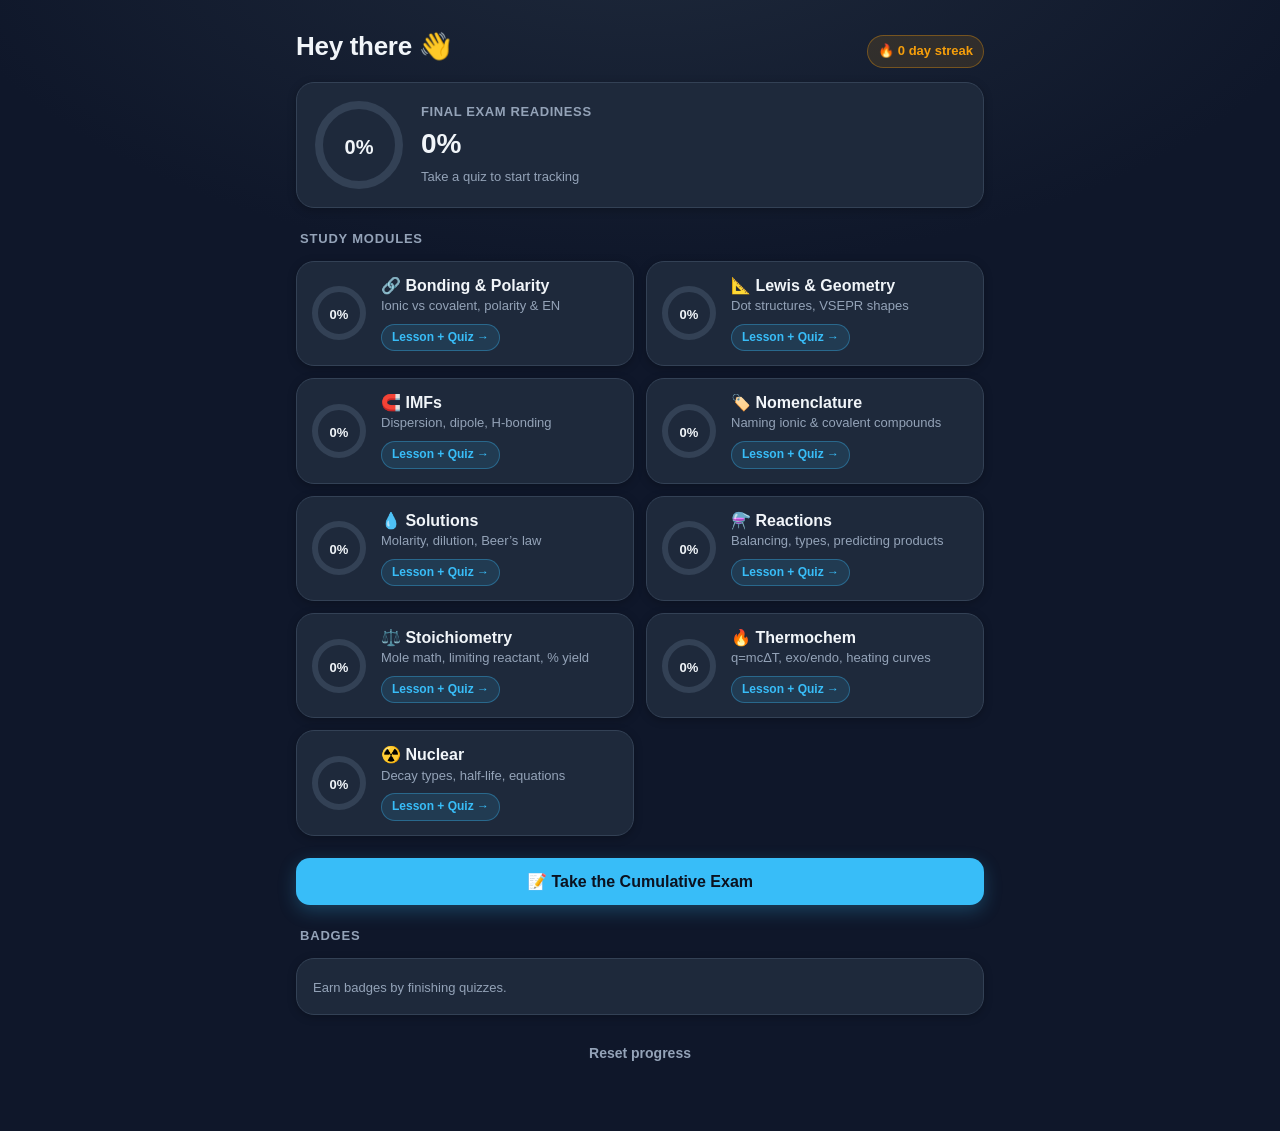
<file: index.html>
<!DOCTYPE html>
<html lang="en">
<head>
  <meta charset="UTF-8" />
  <meta name="viewport" content="width=device-width, initial-scale=1, viewport-fit=cover" />
  <meta name="theme-color" content="#0f172a" />
  <title>Chemistry Final · Study Hub</title>
  <meta name="description" content="Mobile-first study site for the Spring chem final — 9 modules with randomized quizzes, a cumulative exam, and progress tracking." />

  <!-- Open Graph / iMessage / Slack / Facebook -->
  <meta property="og:type"        content="website" />
  <meta property="og:title"       content="Chemistry Final · Study Hub" />
  <meta property="og:description" content="9 modules · cumulative exam · scoring & streaks. Built for Spring 2026." />
  <meta property="og:image"       content="og-image.png" />
  <meta property="og:image:width" content="1200" />
  <meta property="og:image:height" content="630" />

  <!-- Twitter -->
  <meta name="twitter:card"        content="summary_large_image" />
  <meta name="twitter:title"       content="Chemistry Final · Study Hub" />
  <meta name="twitter:description" content="9 modules · cumulative exam · scoring & streaks. Built for Spring 2026." />
  <meta name="twitter:image"       content="og-image.png" />

  <link rel="stylesheet" href="css/style.css" />
</head>
<body data-page="dashboard">
  <div class="wrap">
    <header class="hero">
      <div class="hello">
        <h1 id="greeting">Hey there 👋</h1>
        <span class="streak" id="streak-pill">🔥 0 day streak</span>
      </div>

      <div class="readiness" id="readiness-card">
        <div class="ring-wrap">
          <svg class="ring" id="readiness-ring" width="92" height="92" viewBox="0 0 92 92" aria-hidden="true">
            <circle class="track" cx="46" cy="46" r="40" fill="none" stroke-width="8"/>
            <circle class="arc"   cx="46" cy="46" r="40" fill="none" stroke-width="8"
                    transform="rotate(-90 46 46)"
                    stroke-dasharray="251.327" stroke-dashoffset="251.327"/>
            <text x="46" y="48" id="readiness-pct" font-size="20">0%</text>
          </svg>
        </div>
        <div>
          <div class="label">Final Exam Readiness</div>
          <div class="value" id="readiness-value">0%</div>
          <div class="hint" id="readiness-hint">Average of your best scores</div>
        </div>
      </div>
    </header>

    <div class="section-title">Study Modules</div>
    <div class="module-grid" id="module-grid"></div>

    <div class="cta-wrap">
      <a class="btn" href="exam.html">📝 Take the Cumulative Exam</a>
    </div>

    <div class="section-title" style="margin-top:22px">Badges</div>
    <div id="badges" class="readiness" style="gap:10px; flex-wrap:wrap; font-size:24px;">
      <span class="hint" id="no-badges" style="font-size:13px; color:var(--text-dim)">Earn badges by finishing quizzes.</span>
    </div>

    <div class="spacer"></div>
    <div class="center">
      <button class="btn ghost" id="reset-btn">Reset progress</button>
    </div>
  </div>

  <script src="js/app.js"></script>
  <script>
    AppKit.initDashboard();
  </script>
</body>
</html>
</file>
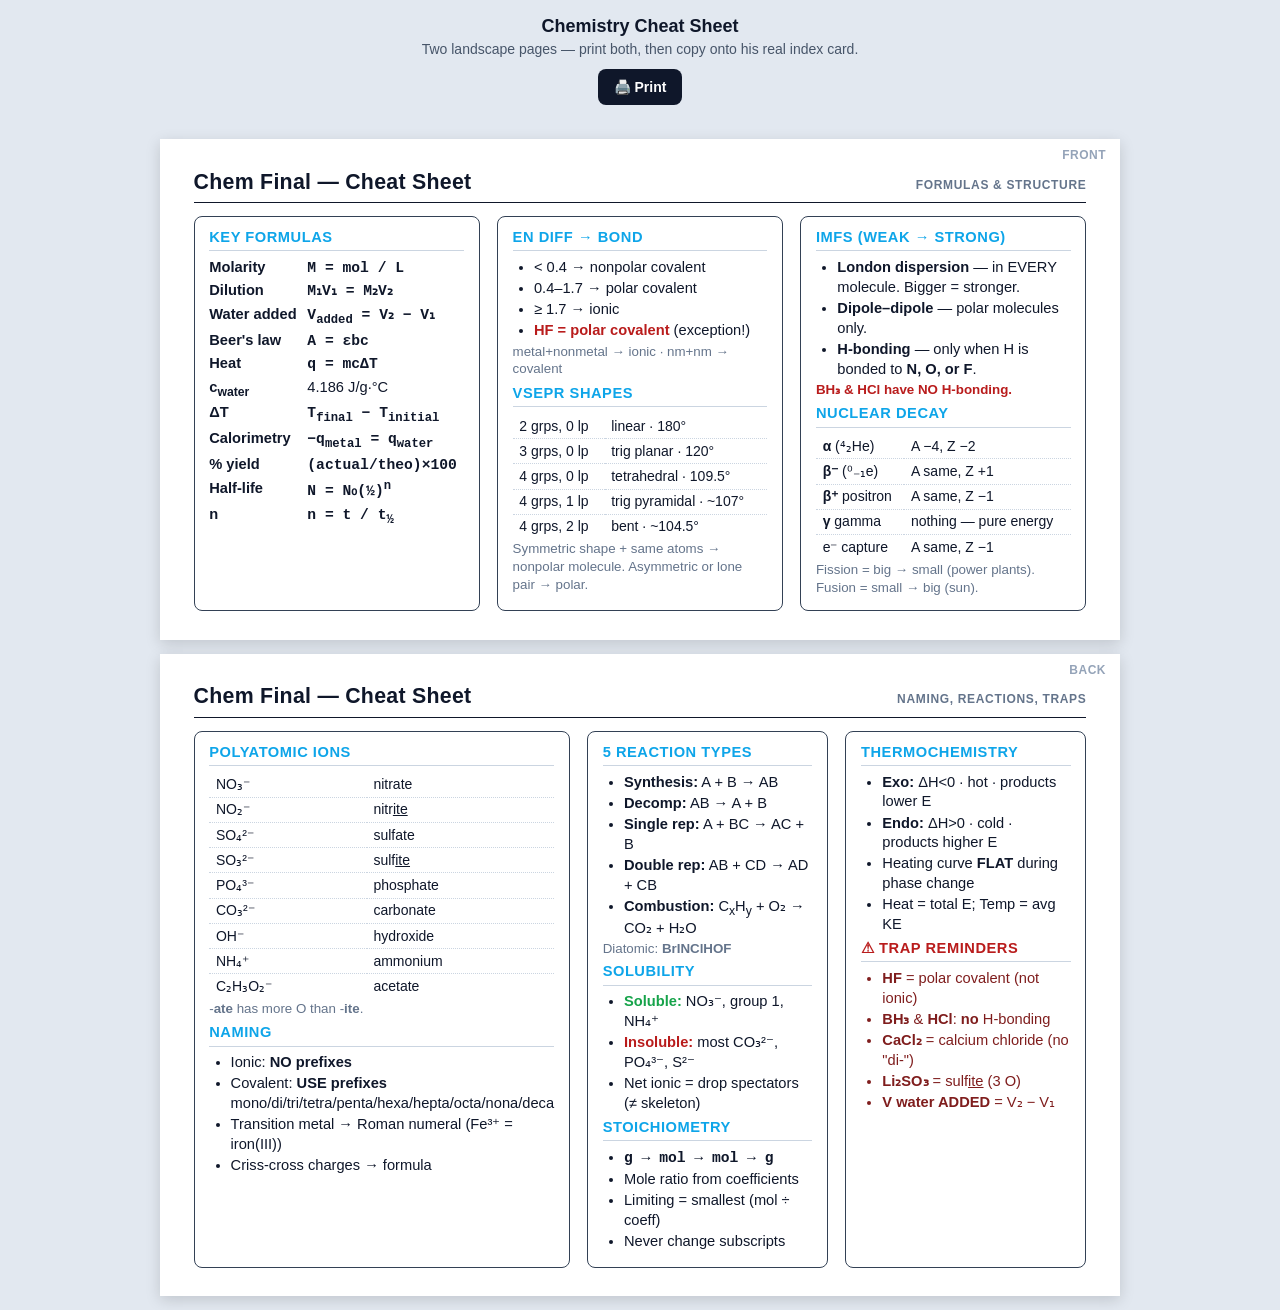
<file: cheat-sheet.html>
<!DOCTYPE html>
<html lang="en">
<head>
<meta charset="UTF-8" />
<meta name="viewport" content="width=device-width, initial-scale=1" />
<title>Chem Cheat Sheet</title>
<style>
/* =========================================================
 * Landscape letter, one "card" per page. Designed as a
 * read-and-copy reference — not literal index card size.
 * ========================================================= */
@page { size: letter landscape; margin: 0.4in; }

@media print {
  body { margin: 0; padding: 0; background: #fff; }
  .screen-only { display: none !important; }
  .card { page-break-after: always; box-shadow: none; margin: 0; }
  .card:last-of-type { page-break-after: auto; }
}

html, body {
  margin: 0; padding: 0;
  background: #e2e8f0;
  font-family: -apple-system, BlinkMacSystemFont, "SF Pro Text", "Segoe UI", "Helvetica Neue", Arial, sans-serif;
  color: #0f172a;
}

.screen-only { padding: 16px; text-align: center; }
.screen-only h1 { margin: 0 0 4px; font-size: 18px; }
.screen-only p { margin: 4px 0; color: #475569; font-size: 14px; }
.screen-only .print-btn {
  display: inline-block; margin-top: 8px;
  background: #0f172a; color: #fff; text-decoration: none;
  border: none; padding: 10px 16px; border-radius: 8px;
  font-size: 14px; font-weight: 600; cursor: pointer;
}

.card {
  width: 10in;
  box-sizing: border-box;
  padding: 0.3in 0.35in;
  background: #fff;
  color: #0f172a;
  font-size: 11pt;
  line-height: 1.35;
  margin: 14px auto;
  box-shadow: 0 4px 14px rgba(0,0,0,0.15);
  position: relative;
}

.card .title {
  position: absolute; top: 8px; right: 14px;
  font-size: 9pt; color: #94a3b8; letter-spacing: 0.5px;
  text-transform: uppercase; font-weight: 700;
}

.grid { display: grid; gap: 0.18in; }
.grid-3 { grid-template-columns: 1fr 1fr 1fr; }

.box {
  border: 1pt solid #334155;
  border-radius: 6pt;
  padding: 8pt 11pt 10pt;
}
.box h3 {
  margin: 0 0 5pt;
  font-size: 11pt;
  text-transform: uppercase;
  letter-spacing: 0.4pt;
  color: #0ea5e9;
  font-weight: 800;
  border-bottom: 0.7pt solid #cbd5e1;
  padding-bottom: 2pt;
}
.box.warn { border-color: #b91c1c; background: #fef2f2; }
.box.warn h3 { color: #b91c1c; }

.kv { display: grid; grid-template-columns: auto 1fr; column-gap: 8pt; row-gap: 2pt; }
.kv b { white-space: nowrap; }

.formula { font-family: "SF Mono","Menlo",Consolas,monospace; font-weight: 700; }

.tight { margin: 0; }
ul.tight { padding-left: 16pt; margin: 0; }
ul.tight li { margin: 1pt 0; }

.sub { color: #475569; }
.muted { color: #64748b; font-size: 10pt; }
.no { color: #b91c1c; font-weight: 700; }
.yes { color: #16a34a; font-weight: 700; }

table.geo, table.poly, table.decay {
  border-collapse: collapse;
  width: 100%;
  font-size: 10.5pt;
}
table.geo td, table.poly td, table.decay td {
  padding: 2pt 5pt;
  border-bottom: 0.4pt dotted #cbd5e1;
  vertical-align: top;
}
table.geo tr:last-child td, table.poly tr:last-child td, table.decay tr:last-child td { border-bottom: none; }

.hdr {
  display: flex; align-items: baseline; justify-content: space-between;
  border-bottom: 1.2pt solid #0f172a;
  padding-bottom: 4pt; margin-bottom: 10pt;
}
.hdr .name { font-size: 16pt; font-weight: 800; letter-spacing: 0.2pt; }
.hdr .side { font-size: 9pt; color: #64748b; text-transform: uppercase; letter-spacing: 0.5pt; font-weight: 700; }
</style>
</head>
<body>

<div class="screen-only">
  <h1>Chemistry Cheat Sheet</h1>
  <p>Two landscape pages — print both, then copy onto his real index card.</p>
  <p><button class="print-btn" onclick="window.print()">🖨️ Print</button></p>
</div>

<!-- =================== FRONT =================== -->
<div class="card">
  <span class="title">FRONT</span>

  <div class="hdr">
    <span class="name">Chem Final — Cheat Sheet</span>
    <span class="side">Formulas &amp; Structure</span>
  </div>

  <div class="grid grid-3">

    <!-- Column 1: Formulas -->
    <div class="box">
      <h3>Key Formulas</h3>
      <div class="kv">
        <b>Molarity</b><span><span class="formula">M = mol / L</span></span>
        <b>Dilution</b><span><span class="formula">M₁V₁ = M₂V₂</span></span>
        <b>Water added</b><span><span class="formula">V<sub>added</sub> = V₂ − V₁</span></span>
        <b>Beer's law</b><span><span class="formula">A = εbc</span></span>
        <b>Heat</b><span><span class="formula">q = mcΔT</span></span>
        <b>c<sub>water</sub></b><span>4.186 J/g·°C</span>
        <b>ΔT</b><span><span class="formula">T<sub>final</sub> − T<sub>initial</sub></span></span>
        <b>Calorimetry</b><span><span class="formula">−q<sub>metal</sub> = q<sub>water</sub></span></span>
        <b>% yield</b><span><span class="formula">(actual/theo)×100</span></span>
        <b>Half-life</b><span><span class="formula">N = N₀(½)<sup>n</sup></span></span>
        <b>n</b><span><span class="formula">n = t / t<sub>½</sub></span></span>
      </div>
    </div>

    <!-- Column 2: Bonding + VSEPR -->
    <div class="box">
      <h3>EN diff → bond</h3>
      <ul class="tight">
        <li>&lt; 0.4 → nonpolar covalent</li>
        <li>0.4–1.7 → polar covalent</li>
        <li>≥ 1.7 → ionic</li>
        <li><span class="no">HF = polar covalent</span> (exception!)</li>
      </ul>
      <div class="muted" style="margin-top:1pt">metal+nonmetal → ionic · nm+nm → covalent</div>

      <h3 style="margin-top:4pt">VSEPR shapes</h3>
      <table class="geo">
        <tr><td>2 grps, 0 lp</td><td>linear · 180°</td></tr>
        <tr><td>3 grps, 0 lp</td><td>trig planar · 120°</td></tr>
        <tr><td>4 grps, 0 lp</td><td>tetrahedral · 109.5°</td></tr>
        <tr><td>4 grps, 1 lp</td><td>trig pyramidal · ~107°</td></tr>
        <tr><td>4 grps, 2 lp</td><td>bent · ~104.5°</td></tr>
      </table>
      <div class="muted" style="margin-top:1pt">Symmetric shape + same atoms → nonpolar molecule. Asymmetric or lone pair → polar.</div>
    </div>

    <!-- Column 3: IMFs + Decay -->
    <div class="box">
      <h3>IMFs (weak → strong)</h3>
      <ul class="tight">
        <li><b>London dispersion</b> — in EVERY molecule. Bigger = stronger.</li>
        <li><b>Dipole–dipole</b> — polar molecules only.</li>
        <li><b>H-bonding</b> — only when H is bonded to <b>N, O, or F</b>.</li>
      </ul>
      <div class="muted" style="margin-top:1pt"><span class="no">BH₃ &amp; HCl have NO H-bonding.</span></div>

      <h3 style="margin-top:4pt">Nuclear decay</h3>
      <table class="decay">
        <tr><td><b>α</b> (⁴₂He)</td><td>A −4, Z −2</td></tr>
        <tr><td><b>β⁻</b> (⁰₋₁e)</td><td>A same, Z +1</td></tr>
        <tr><td><b>β⁺</b> positron</td><td>A same, Z −1</td></tr>
        <tr><td><b>γ</b> gamma</td><td>nothing — pure energy</td></tr>
        <tr><td>e⁻ capture</td><td>A same, Z −1</td></tr>
      </table>
      <div class="muted" style="margin-top:1pt">Fission = big → small (power plants). Fusion = small → big (sun).</div>
    </div>

  </div>
</div>


<!-- =================== BACK =================== -->
<div class="card">
  <span class="title">BACK</span>

  <div class="hdr">
    <span class="name">Chem Final — Cheat Sheet</span>
    <span class="side">Naming, Reactions, Traps</span>
  </div>

  <div class="grid grid-3">

    <!-- Column 1: Polyatomic ions + naming -->
    <div class="box">
      <h3>Polyatomic ions</h3>
      <table class="poly">
        <tr><td>NO₃⁻</td><td>nitrate</td></tr>
        <tr><td>NO₂⁻</td><td>nitr<u>ite</u></td></tr>
        <tr><td>SO₄²⁻</td><td>sulfate</td></tr>
        <tr><td>SO₃²⁻</td><td>sulf<u>ite</u></td></tr>
        <tr><td>PO₄³⁻</td><td>phosphate</td></tr>
        <tr><td>CO₃²⁻</td><td>carbonate</td></tr>
        <tr><td>OH⁻</td><td>hydroxide</td></tr>
        <tr><td>NH₄⁺</td><td>ammonium</td></tr>
        <tr><td>C₂H₃O₂⁻</td><td>acetate</td></tr>
      </table>
      <div class="muted" style="margin-top:1pt">-<b>ate</b> has more O than -<b>ite</b>.</div>

      <h3 style="margin-top:4pt">Naming</h3>
      <ul class="tight">
        <li>Ionic: <b>NO prefixes</b></li>
        <li>Covalent: <b>USE prefixes</b><br/>mono/di/tri/tetra/penta/hexa/hepta/octa/nona/deca</li>
        <li>Transition metal → Roman numeral (Fe³⁺ = iron(III))</li>
        <li>Criss-cross charges → formula</li>
      </ul>
    </div>

    <!-- Column 2: Reactions + solubility + stoich -->
    <div class="box">
      <h3>5 Reaction types</h3>
      <ul class="tight">
        <li><b>Synthesis:</b> A + B → AB</li>
        <li><b>Decomp:</b> AB → A + B</li>
        <li><b>Single rep:</b> A + BC → AC + B</li>
        <li><b>Double rep:</b> AB + CD → AD + CB</li>
        <li><b>Combustion:</b> C<sub>x</sub>H<sub>y</sub> + O₂ → CO₂ + H₂O</li>
      </ul>
      <div class="muted" style="margin-top:1pt">Diatomic: <b>BrINClHOF</b></div>

      <h3 style="margin-top:3pt">Solubility</h3>
      <ul class="tight">
        <li><span class="yes">Soluble:</span> NO₃⁻, group 1, NH₄⁺</li>
        <li><span class="no">Insoluble:</span> most CO₃²⁻, PO₄³⁻, S²⁻</li>
        <li>Net ionic = drop spectators (≠ skeleton)</li>
      </ul>

      <h3 style="margin-top:3pt">Stoichiometry</h3>
      <ul class="tight">
        <li><span class="formula">g → mol → mol → g</span></li>
        <li>Mole ratio from coefficients</li>
        <li>Limiting = smallest (mol ÷ coeff)</li>
        <li>Never change subscripts</li>
      </ul>
    </div>

    <!-- Column 3: Thermo + Trap reminders (flat, no nested box) -->
    <div class="box">
      <h3>Thermochemistry</h3>
      <ul class="tight">
        <li><b>Exo:</b> ΔH&lt;0 · hot · products lower E</li>
        <li><b>Endo:</b> ΔH&gt;0 · cold · products higher E</li>
        <li>Heating curve <b>FLAT</b> during phase change</li>
        <li>Heat = total E; Temp = avg KE</li>
      </ul>

      <h3 style="margin-top:3pt; color:#b91c1c">⚠ Trap reminders</h3>
      <ul class="tight" style="color:#7f1d1d">
        <li><b>HF</b> = polar covalent (not ionic)</li>
        <li><b>BH₃</b> &amp; <b>HCl</b>: <b>no</b> H-bonding</li>
        <li><b>CaCl₂</b> = calcium chloride (no "di-")</li>
        <li><b>Li₂SO₃</b> = sulf<u>ite</u> (3 O)</li>
        <li><b>V water ADDED</b> = V₂ − V₁</li>
      </ul>
    </div>

  </div>
</div>

</body>
</html>
</file>
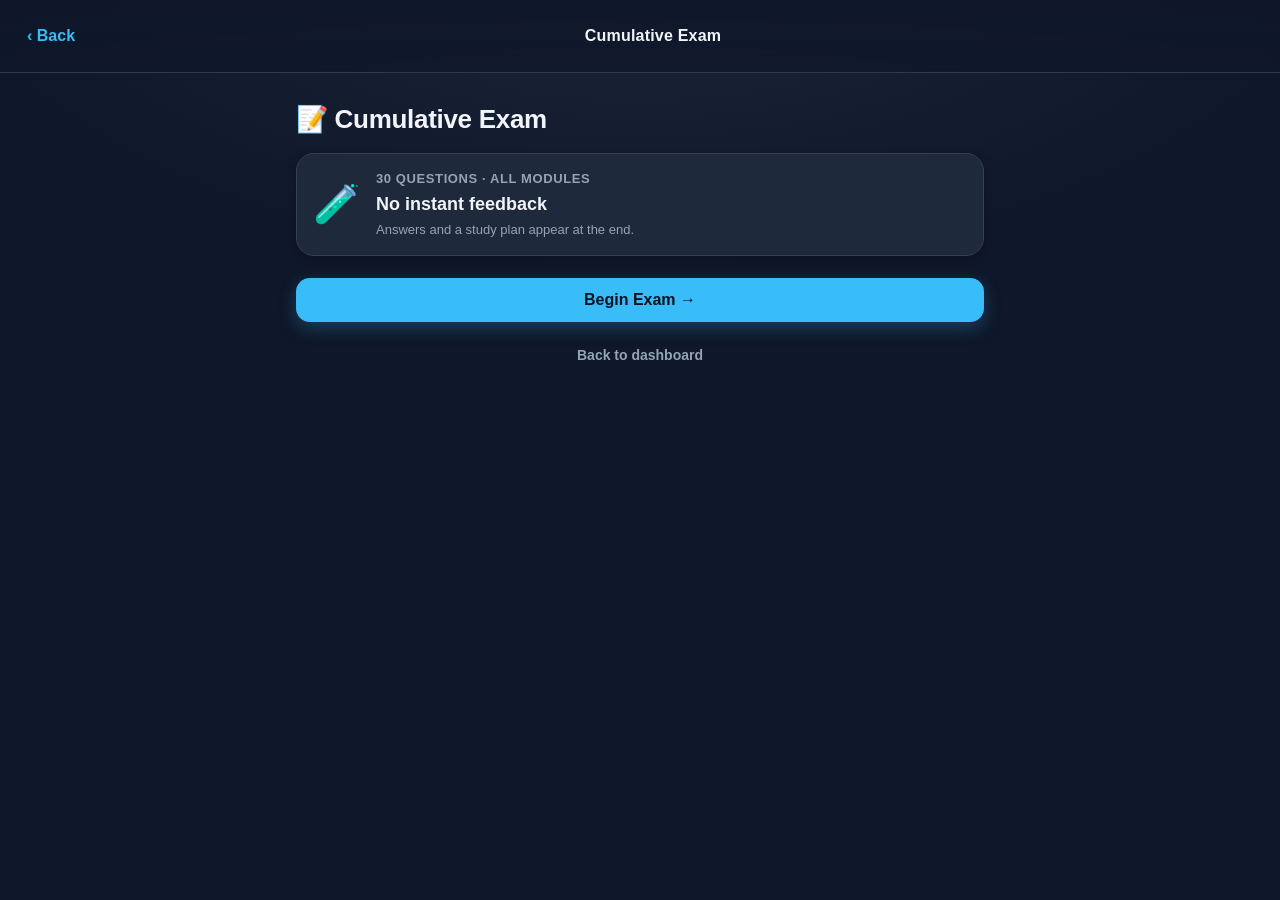
<file: exam.html>
<!DOCTYPE html>
<html lang="en">
<head>
  <meta charset="UTF-8" />
  <meta name="viewport" content="width=device-width, initial-scale=1, viewport-fit=cover" />
  <meta name="theme-color" content="#0f172a" />
  <title>Cumulative Exam · Chem Final</title>
  <link rel="stylesheet" href="css/style.css" />
</head>
<body data-page="exam">
  <div class="topbar">
    <a class="back" href="index.html">‹ Back</a>
    <span class="title">Cumulative Exam</span>
    <span style="min-width:44px"></span>
  </div>

  <div class="wrap" id="exam-root"></div>

  <script src="js/app.js"></script>
  <script src="js/lessons.js"></script>
  <script src="js/questions.js"></script>
  <script src="js/quiz-engine.js"></script>
  <script>
  (function () {
    const root = document.getElementById('exam-root');
    const MODULES = window.AppKit.MODULES;
    const TOTAL_PER_MODULE = 3; // 9 * 3 + extras → trimmed to 30
    const TARGET_TOTAL = 30;

    function buildExamQuestions() {
      // Pick 3 from each module, then trim to TARGET_TOTAL (drop extras randomly)
      const tagged = [];
      MODULES.forEach(m => {
        const qs = QuizEngine.pickQuestions(m.id, TOTAL_PER_MODULE);
        qs.forEach(q => tagged.push({ ...q, _moduleId: m.id }));
      });
      // shuffle then take 30
      for (let i = tagged.length - 1; i > 0; i--) {
        const j = Math.floor(Math.random() * (i + 1));
        [tagged[i], tagged[j]] = [tagged[j], tagged[i]];
      }
      return tagged.slice(0, TARGET_TOTAL);
    }

    function startScreen() {
      root.innerHTML = `
        <div class="hero">
          <div class="hello">
            <h1>📝 Cumulative Exam</h1>
          </div>
          <div class="readiness">
            <div style="font-size:38px">🧪</div>
            <div>
              <div class="label">${TARGET_TOTAL} questions · all modules</div>
              <div class="value" style="font-size:18px">No instant feedback</div>
              <div class="hint">Answers and a study plan appear at the end.</div>
            </div>
          </div>
        </div>
        <div class="cta-wrap">
          <button class="btn" id="begin">Begin Exam →</button>
          <a class="btn ghost" href="index.html">Back to dashboard</a>
        </div>
      `;
      document.getElementById('begin').addEventListener('click', () => runExam());
    }

    function runExam() {
      const questions = buildExamQuestions();
      const answers = new Array(questions.length).fill(null);
      let i = 0;
      const started = Date.now();

      function render() {
        const q = questions[i];
        const pct = Math.round((i / questions.length) * 100);
        root.innerHTML = `
          <div class="quiz-header">
            <span>Question ${i+1} / ${questions.length}</span>
            <span>${getAnsweredCount(answers)} answered</span>
          </div>
          <div class="quiz-progress"><span style="width:${pct}%"></span></div>
          <div class="question-card">
            <p class="question-prompt">${q.prompt}</p>
            <div id="ans"></div>
          </div>
          <div class="action-bar">
            <button class="btn secondary" id="prev" ${i === 0 ? 'disabled' : ''}>‹ Prev</button>
            <button class="btn" id="next">${i === questions.length - 1 ? 'Submit Exam' : 'Next ›'}</button>
          </div>
        `;
        const ansEl = document.getElementById('ans');
        renderAnswerInput(q, answers[i], ansEl, (val) => { answers[i] = val; });

        document.getElementById('prev').addEventListener('click', () => { if (i > 0) { i--; render(); } });
        document.getElementById('next').addEventListener('click', () => {
          if (i < questions.length - 1) { i++; render(); }
          else finish();
        });
      }

      function finish() {
        // Score
        let correct = 0;
        const perModule = {}; // id -> {correct, total}
        MODULES.forEach(m => perModule[m.id] = { correct: 0, total: 0 });
        questions.forEach((q, idx) => {
          const mid = q._moduleId;
          perModule[mid].total += 1;
          const v = answers[idx];
          let ok = false;
          if (v === null || v === undefined || v === '') ok = false;
          else if (q.type === 'mc') ok = (v === q.correctIndex);
          else if (q.type === 'numeric') {
            const num = parseFloat(v); ok = !isNaN(num) && Math.abs(num - q.answer) <= (q.tolerance || 0);
          } else if (q.type === 'text') {
            const norm = String(v).toLowerCase().trim().replace(/\s+/g, ' ');
            ok = (q.accept || []).some(a => norm === a.toLowerCase().trim());
          }
          if (ok) { correct++; perModule[mid].correct += 1; }
        });
        const pct = Math.round((correct / questions.length) * 100);

        // Save & badges
        const pmPct = {};
        Object.entries(perModule).forEach(([id, v]) => pmPct[id] = v.total ? Math.round((v.correct / v.total) * 100) : 0);
        window.AppKit.reportExamResult(pct, pmPct);
        if (pct >= 90) window.AppKit.celebrate();

        // Render results
        const sorted = MODULES
          .map(m => ({ ...m, score: pmPct[m.id], n: perModule[m.id].total }))
          .filter(m => m.n > 0)
          .sort((a, b) => a.score - b.score);
        const bottom3 = sorted.slice(0, 3);

        root.innerHTML = `
          <div class="score-hero">
            <div class="big">${pct}%</div>
            <div class="sub">${correct} of ${questions.length} correct · ${Math.round((Date.now()-started)/1000)}s</div>
          </div>

          <div class="section-title" style="margin-top:14px">Per-module breakdown</div>
          <div class="bar-chart" id="bar-chart"></div>

          <div class="section-title" style="margin-top:18px">Your study plan</div>
          <div id="plan"></div>

          <div class="action-bar">
            <a class="btn secondary" href="index.html">Dashboard</a>
            <button class="btn" id="retake">Retake →</button>
          </div>
        `;

        const chart = document.getElementById('bar-chart');
        MODULES.forEach(m => {
          const score = pmPct[m.id];
          const cls = score >= 80 ? 'hi' : score >= 60 ? 'mid' : 'lo';
          const row = document.createElement('div'); row.className = 'bar-row';
          row.innerHTML = `
            <span class="bar-label">${m.emoji} ${m.title}</span>
            <span class="bar-track"><span class="bar-fill ${cls}" style="width:0%"></span></span>
            <span class="bar-val">${score}%</span>
          `;
          chart.appendChild(row);
          requestAnimationFrame(() => {
            row.querySelector('.bar-fill').style.width = `${score}%`;
          });
        });

        const plan = document.getElementById('plan');
        if (bottom3.length === 0 || bottom3.every(b => b.score >= 90)) {
          plan.innerHTML = `<div class="plan-card"><h3>🎉 You crushed it across the board</h3><p class="why">No weak modules. Stay sharp by re-running module quizzes — numbers change every time.</p></div>`;
        } else {
          bottom3.forEach(m => {
            const reasonByModule = {
              'bonding': 'EN differences and the HF exception trip a lot of students.',
              'lewis-geometry': 'Shape mistakes cascade into wrong polarity answers.',
              'imf': 'The hydrogen-bonding rule (H must bond to N/O/F) is a high-frequency trap.',
              'nomenclature': '-ite vs -ate and the no-prefixes-on-ionic rule are easy points.',
              'solutions': 'Dilution math (especially "water ADDED") rewards practice.',
              'reactions': 'Knowing the 5 reaction types lets you predict products fast.',
              'stoichiometry': 'Limiting reactant and percent yield show up on most exams.',
              'thermochem': 'q = mcΔT and calorimetry sign conventions are core points.',
              'nuclear': 'Half-life math and decay rules are quick wins once memorized.',
            };
            const card = document.createElement('div');
            card.className = 'plan-card';
            card.innerHTML = `
              <h3>${m.emoji} ${m.title} — ${m.score}%</h3>
              <p class="why">${reasonByModule[m.id] || 'Worth another pass.'}</p>
              <a class="btn" href="modules/${m.id}.html">Review this module →</a>
            `;
            plan.appendChild(card);
          });
        }

        document.getElementById('retake').addEventListener('click', () => runExam());
      }

      render();
    }

    function getAnsweredCount(answers) {
      return answers.filter(a => !(a === null || a === undefined || a === '')).length;
    }

    function renderAnswerInput(q, current, ansEl, onChange) {
      if (q.type === 'mc') {
        q.options.forEach((opt, idx) => {
          const b = document.createElement('button');
          b.className = 'opt'; b.type = 'button'; b.textContent = opt;
          if (current === idx) b.style.outline = '2px solid var(--accent)';
          b.addEventListener('click', () => {
            ansEl.querySelectorAll('.opt').forEach(x => x.style.outline = '');
            b.style.outline = '2px solid var(--accent)';
            onChange(idx);
          });
          ansEl.appendChild(b);
        });
      } else if (q.type === 'numeric') {
        const div = document.createElement('div'); div.className = 'num-input';
        div.innerHTML = `<input type="number" inputmode="decimal" step="any" placeholder="Your answer" value="${current ?? ''}">
                         ${q.units ? `<span class="units">${q.units}</span>` : ''}`;
        ansEl.appendChild(div);
        const inp = div.querySelector('input');
        inp.addEventListener('input', () => onChange(inp.value));
      } else if (q.type === 'text') {
        const div = document.createElement('div'); div.className = 'text-input';
        div.innerHTML = `<input type="text" autocapitalize="off" autocorrect="off" autocomplete="off" placeholder="Your answer" value="${current ?? ''}">`;
        ansEl.appendChild(div);
        const inp = div.querySelector('input');
        inp.addEventListener('input', () => onChange(inp.value));
      }
    }

    startScreen();
  })();
  </script>
</body>
</html>
</file>
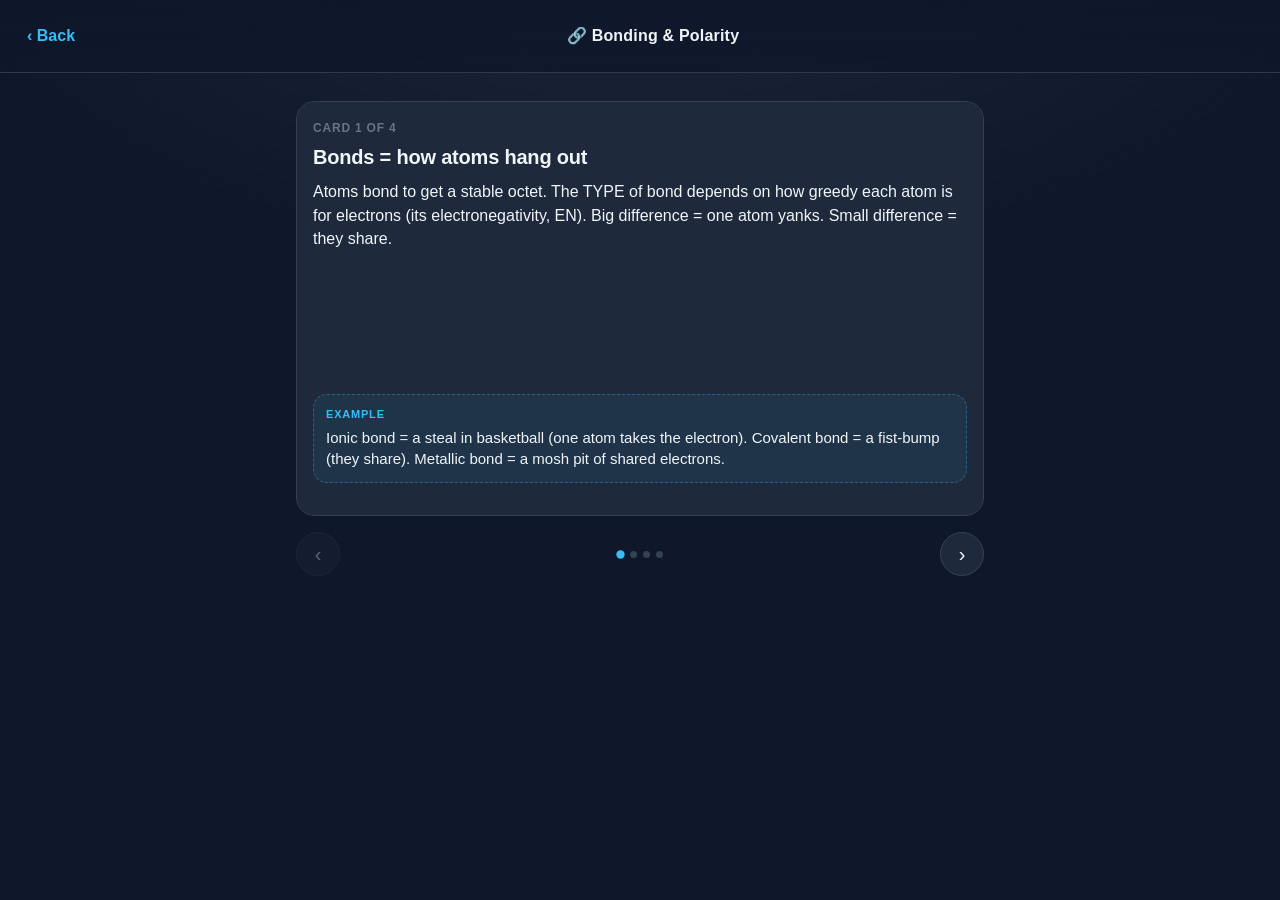
<file: modules/bonding.html>
<!DOCTYPE html>
<html lang="en">
<head>
  <meta charset="UTF-8" />
  <meta name="viewport" content="width=device-width, initial-scale=1, viewport-fit=cover" />
  <meta name="theme-color" content="#0f172a" />
  <title>Bonding & Polarity · Chem Final</title>
  <link rel="stylesheet" href="../css/style.css" />
</head>
<body data-module="bonding" data-page="module">
  <div class="topbar">
    <a class="back" href="../index.html">‹ Back</a>
    <span class="title" id="module-title">Bonding & Polarity</span>
    <span style="min-width:44px"></span>
  </div>
  <div class="wrap">
    <div id="lesson-container"></div>
    <div id="quiz-container" class="hidden"></div>
  </div>
  <script src="../js/app.js"></script>
  <script src="../js/lessons.js"></script>
  <script src="../js/questions.js"></script>
  <script src="../js/quiz-engine.js"></script>
</body>
</html>
</file>
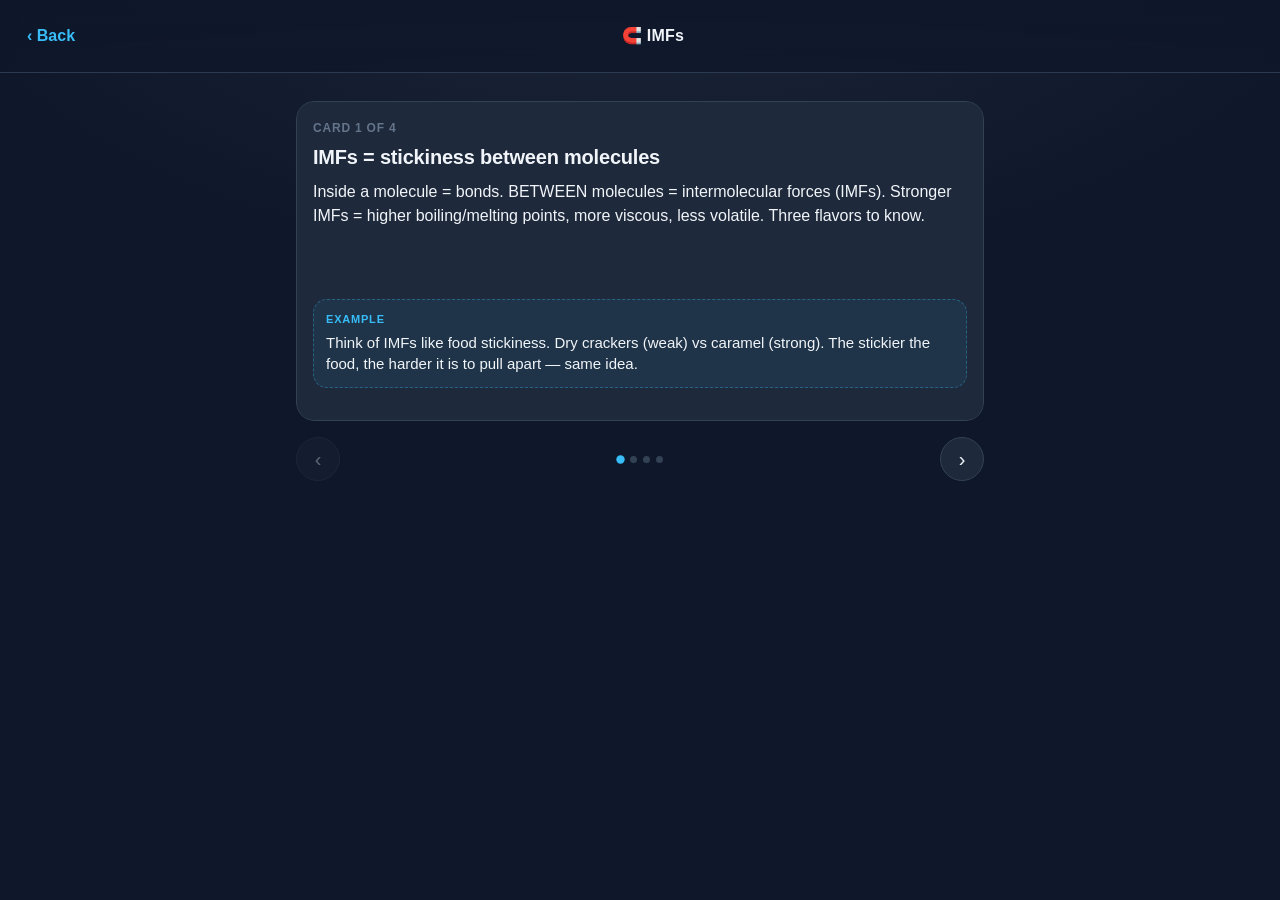
<file: modules/imf.html>
<!DOCTYPE html>
<html lang="en">
<head>
  <meta charset="UTF-8" />
  <meta name="viewport" content="width=device-width, initial-scale=1, viewport-fit=cover" />
  <meta name="theme-color" content="#0f172a" />
  <title>IMFs · Chem Final</title>
  <link rel="stylesheet" href="../css/style.css" />
</head>
<body data-module="imf" data-page="module">
  <div class="topbar">
    <a class="back" href="../index.html">‹ Back</a>
    <span class="title" id="module-title">IMFs</span>
    <span style="min-width:44px"></span>
  </div>
  <div class="wrap">
    <div id="lesson-container"></div>
    <div id="quiz-container" class="hidden"></div>
  </div>
  <script src="../js/app.js"></script>
  <script src="../js/lessons.js"></script>
  <script src="../js/questions.js"></script>
  <script src="../js/quiz-engine.js"></script>
</body>
</html>
</file>
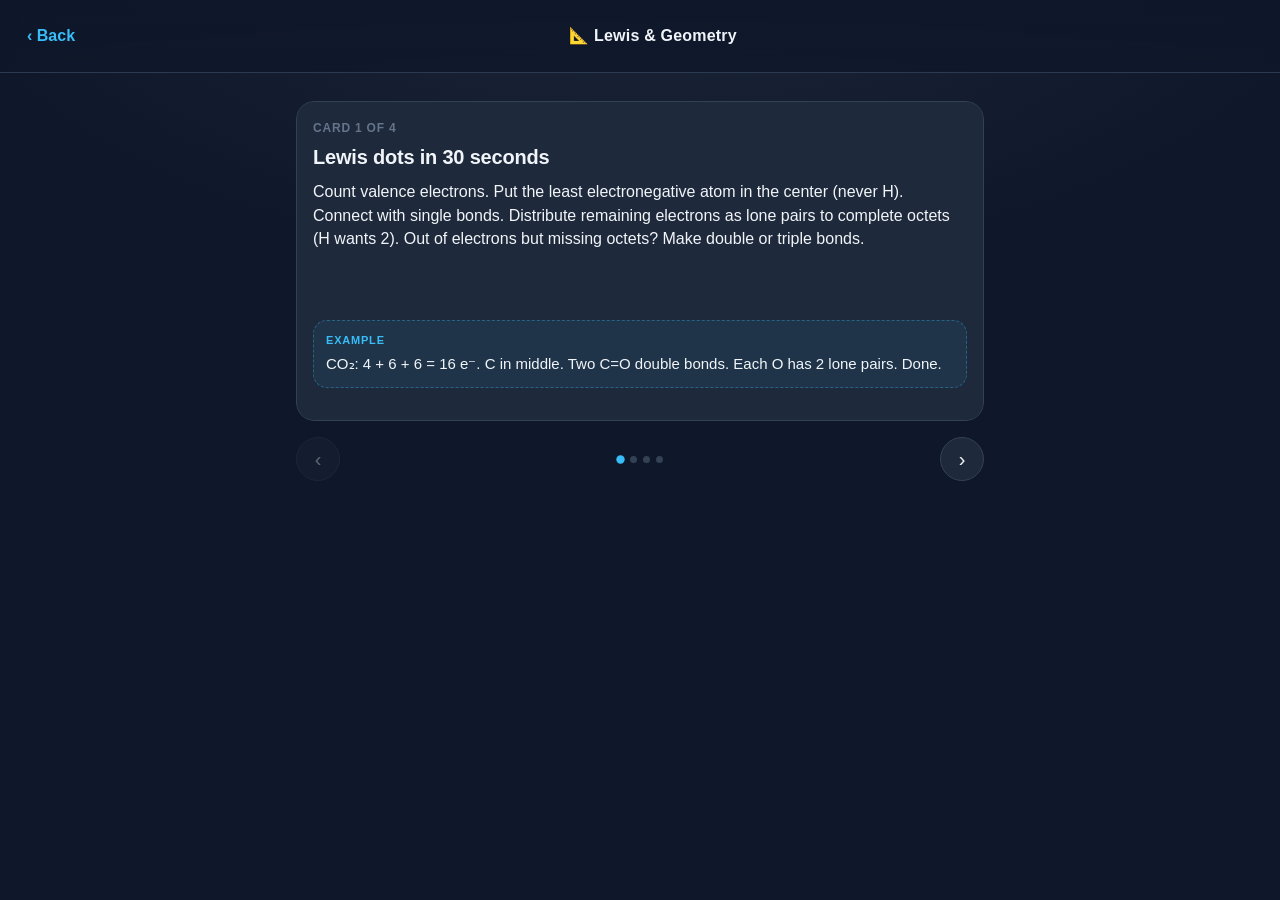
<file: modules/lewis-geometry.html>
<!DOCTYPE html>
<html lang="en">
<head>
  <meta charset="UTF-8" />
  <meta name="viewport" content="width=device-width, initial-scale=1, viewport-fit=cover" />
  <meta name="theme-color" content="#0f172a" />
  <title>Lewis & Geometry · Chem Final</title>
  <link rel="stylesheet" href="../css/style.css" />
</head>
<body data-module="lewis-geometry" data-page="module">
  <div class="topbar">
    <a class="back" href="../index.html">‹ Back</a>
    <span class="title" id="module-title">Lewis & Geometry</span>
    <span style="min-width:44px"></span>
  </div>
  <div class="wrap">
    <div id="lesson-container"></div>
    <div id="quiz-container" class="hidden"></div>
  </div>
  <script src="../js/app.js"></script>
  <script src="../js/lessons.js"></script>
  <script src="../js/questions.js"></script>
  <script src="../js/quiz-engine.js"></script>
</body>
</html>
</file>
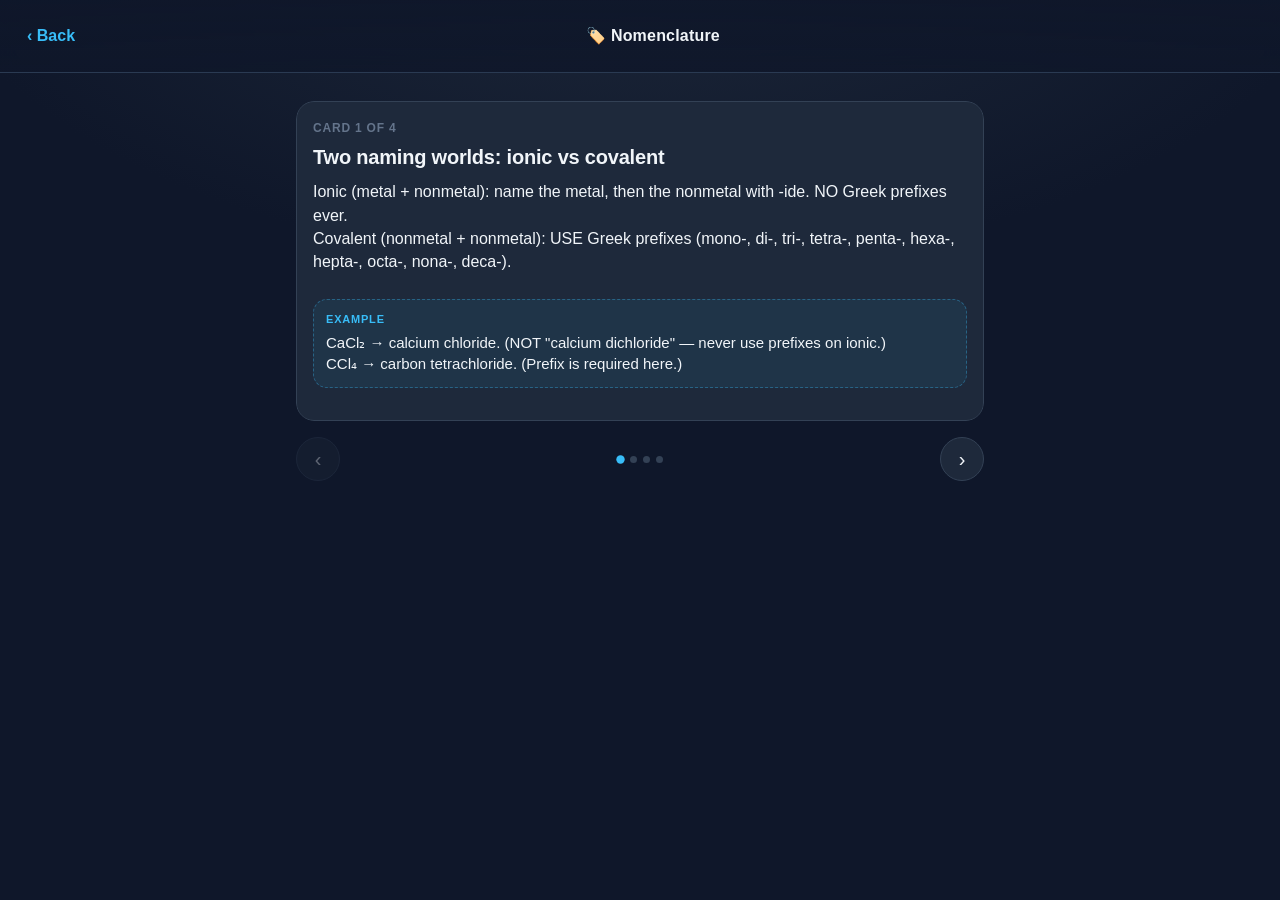
<file: modules/nomenclature.html>
<!DOCTYPE html>
<html lang="en">
<head>
  <meta charset="UTF-8" />
  <meta name="viewport" content="width=device-width, initial-scale=1, viewport-fit=cover" />
  <meta name="theme-color" content="#0f172a" />
  <title>Nomenclature · Chem Final</title>
  <link rel="stylesheet" href="../css/style.css" />
</head>
<body data-module="nomenclature" data-page="module">
  <div class="topbar">
    <a class="back" href="../index.html">‹ Back</a>
    <span class="title" id="module-title">Nomenclature</span>
    <span style="min-width:44px"></span>
  </div>
  <div class="wrap">
    <div id="lesson-container"></div>
    <div id="quiz-container" class="hidden"></div>
  </div>
  <script src="../js/app.js"></script>
  <script src="../js/lessons.js"></script>
  <script src="../js/questions.js"></script>
  <script src="../js/quiz-engine.js"></script>
</body>
</html>
</file>
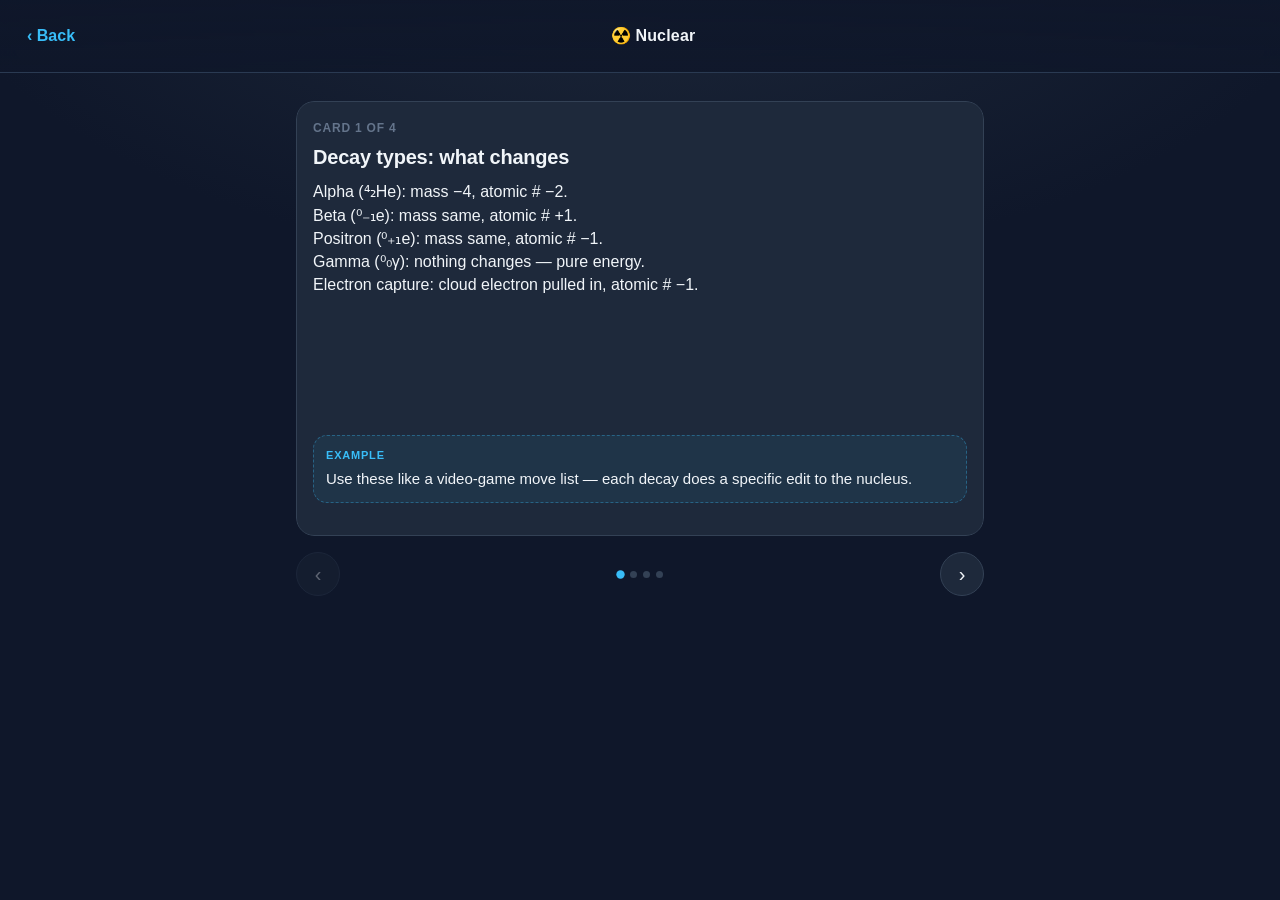
<file: modules/nuclear.html>
<!DOCTYPE html>
<html lang="en">
<head>
  <meta charset="UTF-8" />
  <meta name="viewport" content="width=device-width, initial-scale=1, viewport-fit=cover" />
  <meta name="theme-color" content="#0f172a" />
  <title>Nuclear · Chem Final</title>
  <link rel="stylesheet" href="../css/style.css" />
</head>
<body data-module="nuclear" data-page="module">
  <div class="topbar">
    <a class="back" href="../index.html">‹ Back</a>
    <span class="title" id="module-title">Nuclear</span>
    <span style="min-width:44px"></span>
  </div>
  <div class="wrap">
    <div id="lesson-container"></div>
    <div id="quiz-container" class="hidden"></div>
  </div>
  <script src="../js/app.js"></script>
  <script src="../js/lessons.js"></script>
  <script src="../js/questions.js"></script>
  <script src="../js/quiz-engine.js"></script>
</body>
</html>
</file>
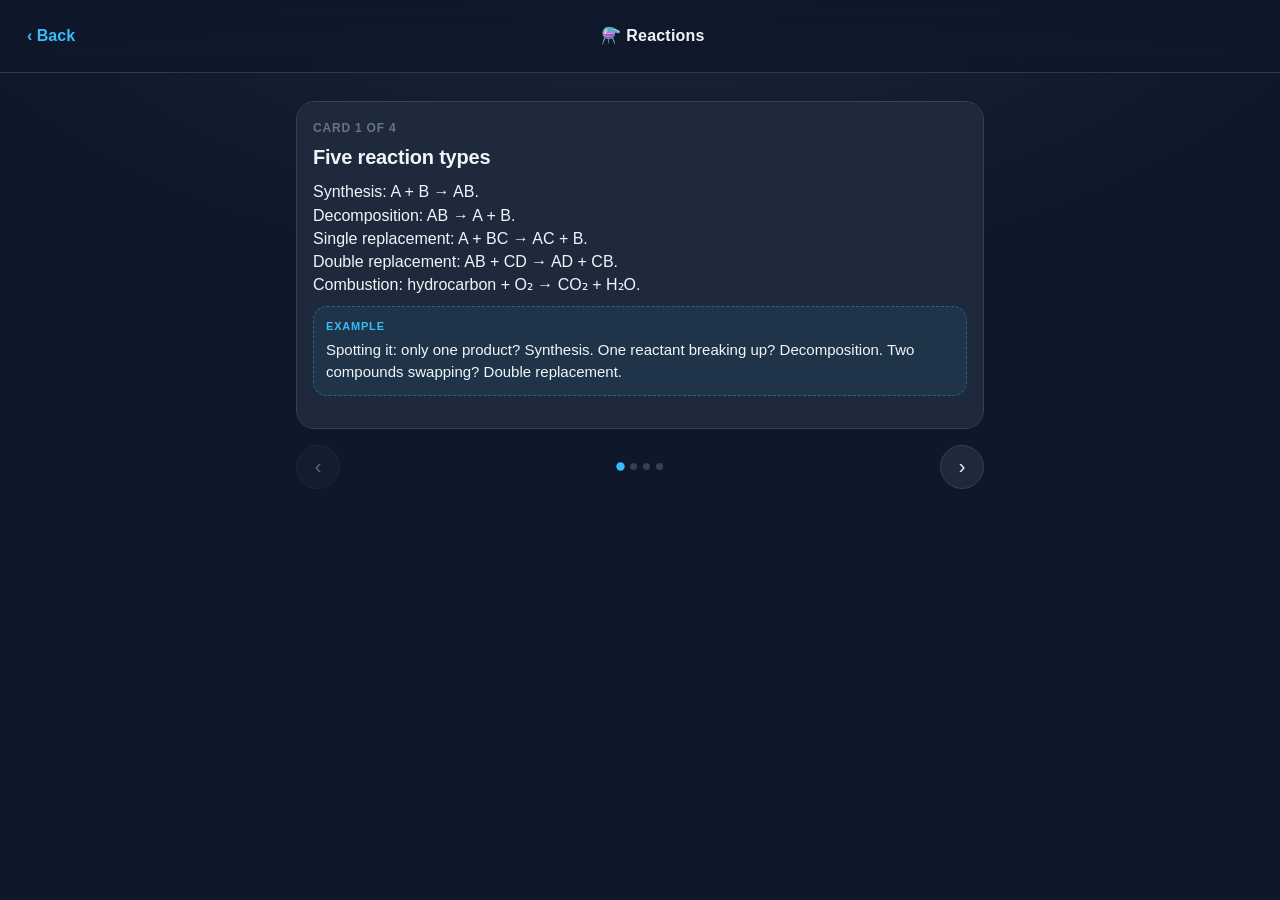
<file: modules/reactions.html>
<!DOCTYPE html>
<html lang="en">
<head>
  <meta charset="UTF-8" />
  <meta name="viewport" content="width=device-width, initial-scale=1, viewport-fit=cover" />
  <meta name="theme-color" content="#0f172a" />
  <title>Reactions · Chem Final</title>
  <link rel="stylesheet" href="../css/style.css" />
</head>
<body data-module="reactions" data-page="module">
  <div class="topbar">
    <a class="back" href="../index.html">‹ Back</a>
    <span class="title" id="module-title">Reactions</span>
    <span style="min-width:44px"></span>
  </div>
  <div class="wrap">
    <div id="lesson-container"></div>
    <div id="quiz-container" class="hidden"></div>
  </div>
  <script src="../js/app.js"></script>
  <script src="../js/lessons.js"></script>
  <script src="../js/questions.js"></script>
  <script src="../js/quiz-engine.js"></script>
</body>
</html>
</file>
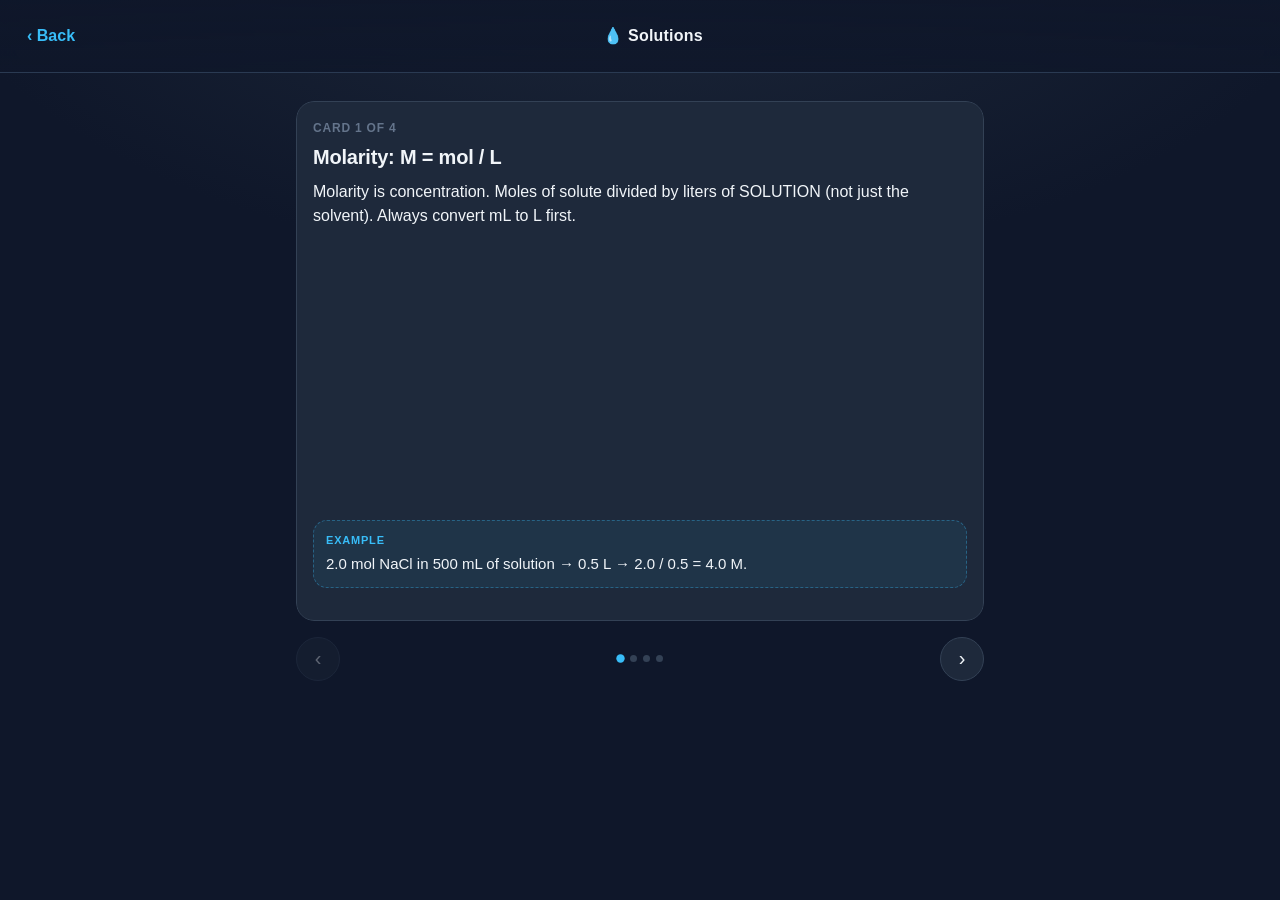
<file: modules/solutions.html>
<!DOCTYPE html>
<html lang="en">
<head>
  <meta charset="UTF-8" />
  <meta name="viewport" content="width=device-width, initial-scale=1, viewport-fit=cover" />
  <meta name="theme-color" content="#0f172a" />
  <title>Solutions · Chem Final</title>
  <link rel="stylesheet" href="../css/style.css" />
</head>
<body data-module="solutions" data-page="module">
  <div class="topbar">
    <a class="back" href="../index.html">‹ Back</a>
    <span class="title" id="module-title">Solutions</span>
    <span style="min-width:44px"></span>
  </div>
  <div class="wrap">
    <div id="lesson-container"></div>
    <div id="quiz-container" class="hidden"></div>
  </div>
  <script src="../js/app.js"></script>
  <script src="../js/lessons.js"></script>
  <script src="../js/questions.js"></script>
  <script src="../js/quiz-engine.js"></script>
</body>
</html>
</file>
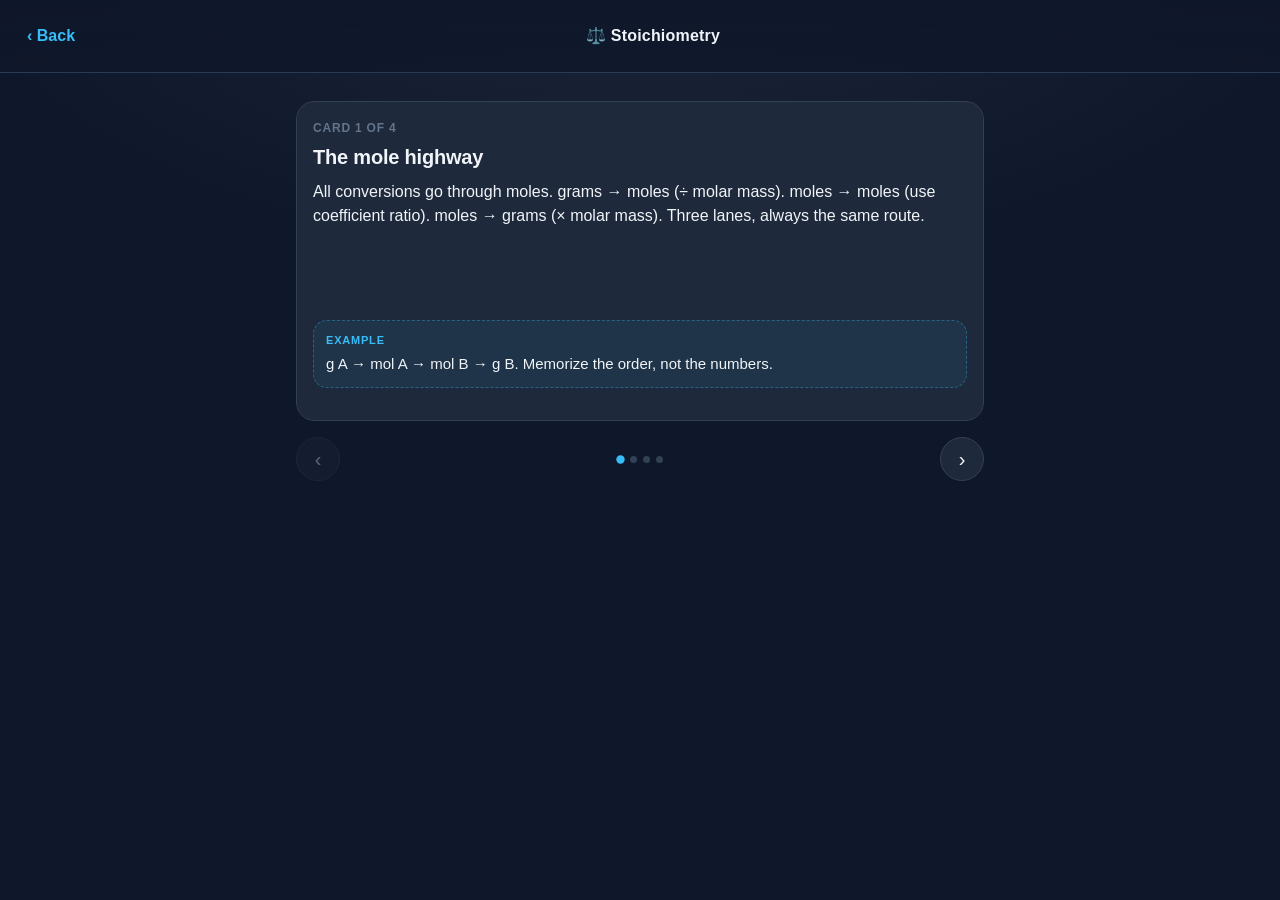
<file: modules/stoichiometry.html>
<!DOCTYPE html>
<html lang="en">
<head>
  <meta charset="UTF-8" />
  <meta name="viewport" content="width=device-width, initial-scale=1, viewport-fit=cover" />
  <meta name="theme-color" content="#0f172a" />
  <title>Stoichiometry · Chem Final</title>
  <link rel="stylesheet" href="../css/style.css" />
</head>
<body data-module="stoichiometry" data-page="module">
  <div class="topbar">
    <a class="back" href="../index.html">‹ Back</a>
    <span class="title" id="module-title">Stoichiometry</span>
    <span style="min-width:44px"></span>
  </div>
  <div class="wrap">
    <div id="lesson-container"></div>
    <div id="quiz-container" class="hidden"></div>
  </div>
  <script src="../js/app.js"></script>
  <script src="../js/lessons.js"></script>
  <script src="../js/questions.js"></script>
  <script src="../js/quiz-engine.js"></script>
</body>
</html>
</file>
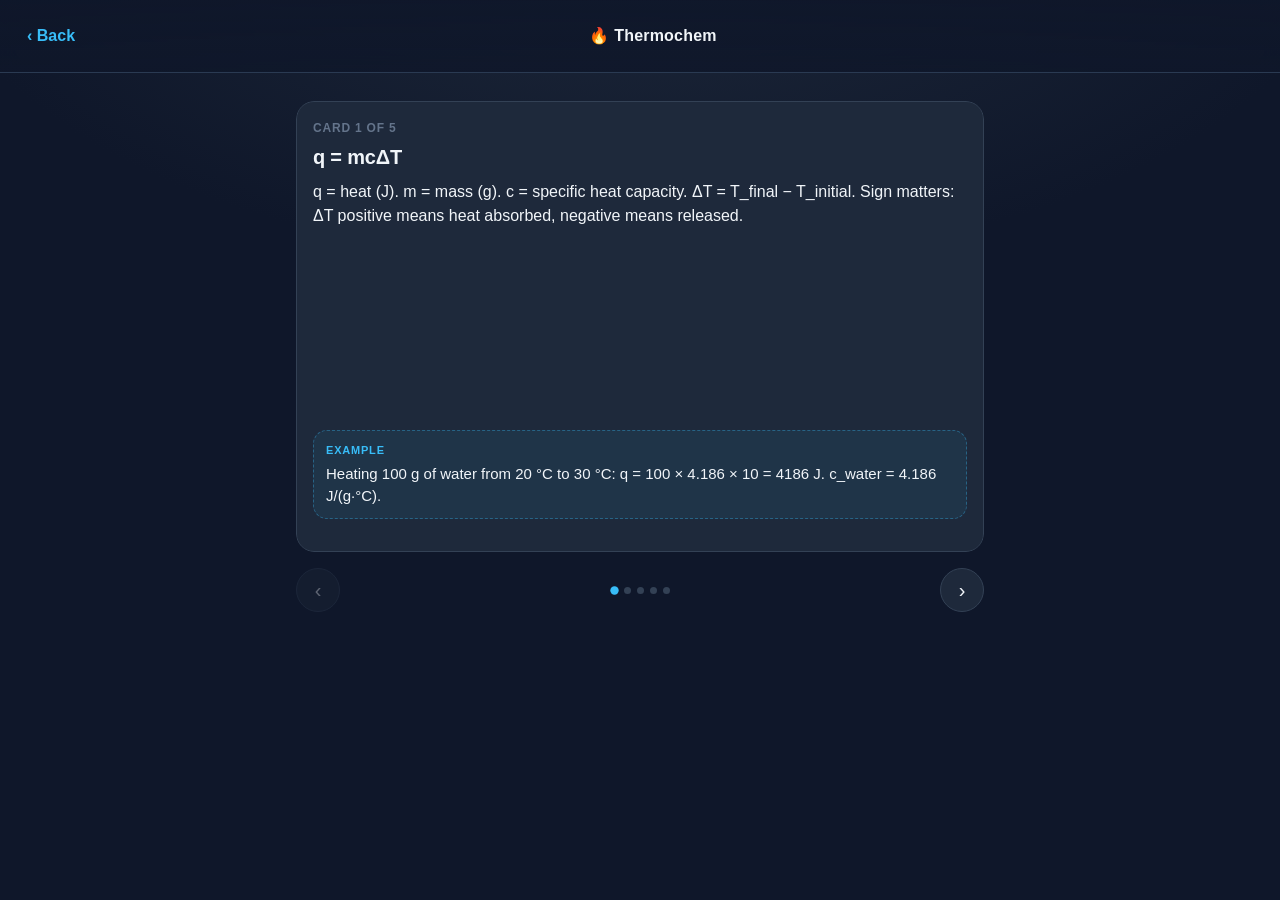
<file: modules/thermochem.html>
<!DOCTYPE html>
<html lang="en">
<head>
  <meta charset="UTF-8" />
  <meta name="viewport" content="width=device-width, initial-scale=1, viewport-fit=cover" />
  <meta name="theme-color" content="#0f172a" />
  <title>Thermochem · Chem Final</title>
  <link rel="stylesheet" href="../css/style.css" />
</head>
<body data-module="thermochem" data-page="module">
  <div class="topbar">
    <a class="back" href="../index.html">‹ Back</a>
    <span class="title" id="module-title">Thermochem</span>
    <span style="min-width:44px"></span>
  </div>
  <div class="wrap">
    <div id="lesson-container"></div>
    <div id="quiz-container" class="hidden"></div>
  </div>
  <script src="../js/app.js"></script>
  <script src="../js/lessons.js"></script>
  <script src="../js/questions.js"></script>
  <script src="../js/quiz-engine.js"></script>
</body>
</html>
</file>
<file: css/style.css>
/* ---------- Design tokens ---------- */
:root {
  --bg: #0f172a;
  --bg-grad: radial-gradient(1200px 600px at 50% -10%, #1e293b 0%, #0f172a 60%);
  --surface: #1e293b;
  --surface-2: #273449;
  --border: #334155;
  --border-soft: #2a3a52;
  --accent: #38bdf8;
  --accent-2: #0ea5e9;
  --success: #22c55e;
  --error: #ef4444;
  --warn: #f59e0b;
  --text: #f1f5f9;
  --text-dim: #94a3b8;
  --text-faint: #64748b;
  --shadow-soft: 0 8px 24px rgba(0, 0, 0, 0.35);
  --shadow-card: 0 2px 8px rgba(0, 0, 0, 0.25);
  --radius: 14px;
  --radius-lg: 18px;
  --radius-sm: 10px;
  --tap: 44px;
}

* { box-sizing: border-box; }
html, body { margin: 0; padding: 0; }

body {
  font-family: -apple-system, BlinkMacSystemFont, "SF Pro Text", "Segoe UI", Roboto, "Helvetica Neue", Arial, sans-serif;
  background: var(--bg);
  background-image: var(--bg-grad);
  background-attachment: fixed;
  color: var(--text);
  font-size: 16px;
  line-height: 1.45;
  -webkit-font-smoothing: antialiased;
  min-height: 100vh;
  overflow-x: hidden;
  padding-bottom: 32px;
}

/* ---------- Layout ---------- */
.wrap {
  max-width: 720px;
  margin: 0 auto;
  padding: 20px 16px 24px;
}

.topbar {
  display: flex;
  align-items: center;
  justify-content: space-between;
  padding: 14px 16px;
  position: sticky;
  top: 0;
  background: linear-gradient(180deg, rgba(15,23,42,0.95) 0%, rgba(15,23,42,0.85) 100%);
  backdrop-filter: blur(8px);
  -webkit-backdrop-filter: blur(8px);
  z-index: 50;
  border-bottom: 1px solid var(--border-soft);
}

.topbar .back {
  display: inline-flex;
  align-items: center;
  justify-content: center;
  min-width: var(--tap);
  min-height: var(--tap);
  padding: 0 10px;
  color: var(--accent);
  text-decoration: none;
  font-weight: 600;
  border-radius: var(--radius-sm);
  background: transparent;
  border: 1px solid transparent;
}
.topbar .back:active { transform: scale(0.97); }

.topbar h1, .topbar .title {
  margin: 0;
  font-size: 16px;
  font-weight: 600;
  letter-spacing: 0.2px;
  color: var(--text);
}

/* ---------- Dashboard header ---------- */
.hero {
  display: flex;
  flex-direction: column;
  gap: 14px;
  margin: 8px 0 22px;
}
.hello {
  display: flex;
  align-items: baseline;
  justify-content: space-between;
  gap: 10px;
}
.hello h1 {
  margin: 0;
  font-size: 26px;
  font-weight: 700;
  letter-spacing: -0.3px;
}
.streak {
  background: rgba(245, 158, 11, 0.12);
  border: 1px solid rgba(245, 158, 11, 0.35);
  color: var(--warn);
  padding: 6px 10px;
  border-radius: 999px;
  font-size: 13px;
  font-weight: 600;
  white-space: nowrap;
}

.readiness {
  display: flex;
  align-items: center;
  gap: 16px;
  background: var(--surface);
  border: 1px solid var(--border);
  border-radius: var(--radius-lg);
  padding: 16px;
  box-shadow: var(--shadow-card);
}
.readiness .ring-wrap { flex: 0 0 auto; }
.readiness .label {
  font-size: 13px;
  color: var(--text-dim);
  text-transform: uppercase;
  letter-spacing: 0.6px;
  font-weight: 600;
}
.readiness .value {
  font-size: 28px;
  font-weight: 700;
  margin-top: 2px;
}
.readiness .hint {
  font-size: 13px;
  color: var(--text-dim);
  margin-top: 4px;
}

/* ---------- Progress ring (SVG) ---------- */
.ring { display: block; }
.ring .track { stroke: var(--border); }
.ring .arc {
  stroke: var(--accent);
  stroke-linecap: round;
  transition: stroke-dashoffset 1s cubic-bezier(.2,.8,.2,1);
}
.ring .arc.success { stroke: var(--success); }
.ring text {
  font-family: inherit;
  fill: var(--text);
  font-weight: 700;
  text-anchor: middle;
  dominant-baseline: central;
}

/* ---------- Module grid ---------- */
.section-title {
  margin: 8px 4px 12px;
  font-size: 13px;
  color: var(--text-dim);
  text-transform: uppercase;
  letter-spacing: 0.8px;
  font-weight: 700;
}

.module-grid {
  display: grid;
  grid-template-columns: 1fr;
  gap: 12px;
}
@media (min-width: 560px) {
  .module-grid { grid-template-columns: 1fr 1fr; }
}

.module-card {
  position: relative;
  display: flex;
  gap: 14px;
  background: var(--surface);
  border: 1px solid var(--border);
  border-radius: var(--radius-lg);
  padding: 14px;
  text-decoration: none;
  color: inherit;
  box-shadow: var(--shadow-card);
  transition: transform 0.12s ease, border-color 0.2s ease;
  animation: fadeUp 0.4s ease both;
  min-height: 92px;
}
.module-card:active { transform: scale(0.985); }
.module-card .mc-body { flex: 1; min-width: 0; }
.module-card .mc-title {
  font-size: 16px;
  font-weight: 700;
  margin: 0 0 2px;
  line-height: 1.2;
}
.module-card .mc-desc {
  font-size: 13px;
  color: var(--text-dim);
  margin: 0 0 8px;
}
.module-card .pill {
  display: inline-flex;
  align-items: center;
  gap: 6px;
  background: rgba(56, 189, 248, 0.12);
  color: var(--accent);
  border: 1px solid rgba(56, 189, 248, 0.35);
  border-radius: 999px;
  padding: 4px 10px;
  font-size: 12px;
  font-weight: 600;
}
.module-card .badge {
  position: absolute;
  top: 10px;
  right: 10px;
  font-size: 18px;
  filter: drop-shadow(0 1px 2px rgba(0,0,0,0.4));
}
.module-card .mc-ring {
  flex: 0 0 auto;
  align-self: center;
}

/* ---------- Primary CTA ---------- */
.cta-wrap {
  margin-top: 22px;
  display: flex;
  flex-direction: column;
  gap: 10px;
}

.btn {
  display: inline-flex;
  align-items: center;
  justify-content: center;
  gap: 8px;
  min-height: var(--tap);
  padding: 12px 18px;
  font-size: 16px;
  font-weight: 700;
  color: #0b1220;
  background: var(--accent);
  border: none;
  border-radius: var(--radius);
  cursor: pointer;
  text-decoration: none;
  transition: transform 0.1s ease, background 0.2s ease;
  width: 100%;
  box-shadow: 0 6px 18px rgba(56, 189, 248, 0.25);
}
.btn:active { transform: scale(0.98); }
.btn:disabled { opacity: 0.5; cursor: not-allowed; }
.btn.secondary {
  background: var(--surface);
  color: var(--text);
  border: 1px solid var(--border);
  box-shadow: none;
}
.btn.ghost {
  background: transparent;
  color: var(--text-dim);
  box-shadow: none;
  border: 1px solid transparent;
  font-weight: 600;
  font-size: 14px;
}
.btn.danger {
  background: transparent;
  color: var(--error);
  box-shadow: none;
  border: 1px solid rgba(239, 68, 68, 0.35);
  font-weight: 600;
}
.btn.success { background: var(--success); color: #04140a; }
.btn.warn { background: var(--warn); color: #1a1206; }

.row { display: flex; gap: 10px; }
.row > .btn { flex: 1; }

/* ---------- Lesson swipe deck ---------- */
.deck {
  position: relative;
  overflow: hidden;
  margin: 8px 0 16px;
  border-radius: var(--radius-lg);
}
.deck-track {
  display: flex;
  transition: transform 0.35s cubic-bezier(.2,.8,.2,1);
  will-change: transform;
}
.lesson-card {
  flex: 0 0 100%;
  background: var(--surface);
  border: 1px solid var(--border);
  border-radius: var(--radius-lg);
  padding: 18px 16px 20px;
  margin-right: 12px;
  box-shadow: var(--shadow-card);
  min-height: 320px;
  display: flex;
  flex-direction: column;
}
.lesson-card:last-child { margin-right: 0; }
.lesson-card h2 {
  margin: 0 0 8px;
  font-size: 20px;
  letter-spacing: -0.2px;
}
.lesson-card .step {
  font-size: 12px;
  color: var(--text-faint);
  text-transform: uppercase;
  letter-spacing: 0.8px;
  font-weight: 700;
  margin-bottom: 6px;
}
.lesson-card p {
  margin: 0 0 10px;
  color: var(--text);
}
.lesson-card .example {
  background: rgba(56, 189, 248, 0.07);
  border: 1px dashed rgba(56, 189, 248, 0.35);
  border-radius: var(--radius);
  padding: 12px;
  margin-top: auto;
  color: var(--text);
  font-size: 15px;
}
.lesson-card .example .ex-label {
  display: block;
  font-size: 11px;
  color: var(--accent);
  font-weight: 700;
  text-transform: uppercase;
  letter-spacing: 0.8px;
  margin-bottom: 4px;
}
.lesson-card .widget {
  margin-top: 12px;
}

.deck-nav {
  display: flex;
  align-items: center;
  justify-content: space-between;
  gap: 10px;
  margin-top: 6px;
}
.dots {
  display: flex;
  gap: 6px;
  align-items: center;
  justify-content: center;
  flex: 1;
}
.dot {
  width: 7px;
  height: 7px;
  border-radius: 50%;
  background: var(--border);
  transition: background 0.2s, transform 0.2s;
}
.dot.active { background: var(--accent); transform: scale(1.2); }

.deck-arrow {
  min-width: var(--tap);
  min-height: var(--tap);
  border-radius: 999px;
  background: var(--surface);
  border: 1px solid var(--border);
  color: var(--text);
  font-size: 20px;
  cursor: pointer;
}
.deck-arrow:disabled { opacity: 0.35; }
.deck-arrow:active { transform: scale(0.95); }

/* ---------- Quiz ---------- */
.quiz {
  display: flex;
  flex-direction: column;
  min-height: 70vh;
}
.quiz-header {
  display: flex;
  align-items: center;
  justify-content: space-between;
  margin-bottom: 14px;
  font-size: 13px;
  color: var(--text-dim);
  font-weight: 600;
}
.quiz-progress {
  height: 6px;
  width: 100%;
  background: var(--border);
  border-radius: 999px;
  overflow: hidden;
  margin: 4px 0 16px;
}
.quiz-progress > span {
  display: block;
  height: 100%;
  background: var(--accent);
  transition: width 0.3s ease;
}

.question-card {
  background: var(--surface);
  border: 1px solid var(--border);
  border-radius: var(--radius-lg);
  padding: 18px 16px;
  box-shadow: var(--shadow-card);
  animation: fadeUp 0.3s ease both;
}
.question-prompt {
  font-size: 18px;
  font-weight: 600;
  line-height: 1.35;
  margin: 0 0 16px;
}

.opt {
  display: block;
  width: 100%;
  text-align: left;
  background: var(--surface-2);
  color: var(--text);
  border: 1px solid var(--border);
  border-radius: var(--radius);
  padding: 14px 14px;
  font-size: 15px;
  margin-bottom: 10px;
  cursor: pointer;
  min-height: var(--tap);
  transition: background 0.15s, border-color 0.15s, transform 0.1s;
  font-family: inherit;
  line-height: 1.35;
}
.opt:active { transform: scale(0.99); }
.opt:hover { border-color: var(--border-soft); }
.opt.correct { background: rgba(34, 197, 94, 0.12); border-color: var(--success); }
.opt.wrong   { background: rgba(239, 68, 68, 0.12); border-color: var(--error); }
.opt.disabled { pointer-events: none; opacity: 0.85; }

.num-input, .text-input {
  display: flex;
  gap: 8px;
  align-items: center;
}
.num-input input, .text-input input {
  flex: 1;
  font-family: inherit;
  font-size: 17px;
  background: var(--surface-2);
  color: var(--text);
  border: 1px solid var(--border);
  border-radius: var(--radius);
  padding: 14px;
  min-height: var(--tap);
  outline: none;
}
.num-input input:focus, .text-input input:focus { border-color: var(--accent); }
.num-input .units {
  color: var(--text-dim);
  font-weight: 600;
  font-size: 15px;
  padding-right: 4px;
}

.feedback {
  margin-top: 14px;
  padding: 12px 14px;
  border-radius: var(--radius);
  font-size: 14.5px;
  line-height: 1.45;
  border: 1px solid var(--border);
  background: var(--surface-2);
  animation: fadeUp 0.25s ease both;
}
.feedback.correct {
  border-color: rgba(34,197,94,0.5);
  background: rgba(34,197,94,0.08);
}
.feedback.wrong {
  border-color: rgba(239,68,68,0.5);
  background: rgba(239,68,68,0.08);
}
.feedback strong { display: block; margin-bottom: 4px; }

@keyframes shake {
  0%, 100% { transform: translateX(0); }
  20% { transform: translateX(-6px); }
  40% { transform: translateX(6px); }
  60% { transform: translateX(-4px); }
  80% { transform: translateX(4px); }
}
.shake { animation: shake 0.4s ease; }

@keyframes flash {
  0% { background-color: rgba(34,197,94,0); }
  30% { background-color: rgba(34,197,94,0.25); }
  100% { background-color: rgba(34,197,94,0); }
}
.flash { animation: flash 0.5s ease; }

/* Bottom action bar (thumb-reachable) */
.action-bar {
  display: flex;
  gap: 10px;
  margin-top: 16px;
  position: sticky;
  bottom: 0;
  padding: 12px 0 14px;
  background: linear-gradient(180deg, rgba(15,23,42,0) 0%, rgba(15,23,42,0.85) 30%, rgba(15,23,42,1) 100%);
}
.action-bar .btn { flex: 1; }

/* ---------- Results screen ---------- */
.score-hero {
  text-align: center;
  padding: 24px 12px 12px;
  animation: fadeUp 0.4s ease both;
}
.score-hero .big {
  font-size: 56px;
  font-weight: 800;
  letter-spacing: -1px;
  background: linear-gradient(180deg, var(--accent) 0%, #6366f1 100%);
  -webkit-background-clip: text;
  -webkit-text-fill-color: transparent;
  background-clip: text;
}
.score-hero .sub { color: var(--text-dim); font-size: 14px; }

.bar-chart {
  display: flex;
  flex-direction: column;
  gap: 10px;
  background: var(--surface);
  border: 1px solid var(--border);
  border-radius: var(--radius-lg);
  padding: 16px;
  margin-top: 14px;
}
.bar-row { display: flex; align-items: center; gap: 10px; }
.bar-label {
  flex: 0 0 130px;
  font-size: 13px;
  color: var(--text-dim);
  white-space: nowrap;
  overflow: hidden;
  text-overflow: ellipsis;
}
.bar-track {
  flex: 1;
  height: 10px;
  background: var(--border);
  border-radius: 999px;
  overflow: hidden;
}
.bar-fill {
  height: 100%;
  background: var(--accent);
  border-radius: 999px;
  transition: width 0.8s cubic-bezier(.2,.8,.2,1);
}
.bar-fill.lo { background: var(--error); }
.bar-fill.mid { background: var(--warn); }
.bar-fill.hi { background: var(--success); }
.bar-val { flex: 0 0 42px; text-align: right; font-size: 13px; font-weight: 700; color: var(--text); }

.plan-card {
  background: var(--surface);
  border: 1px solid var(--border);
  border-radius: var(--radius-lg);
  padding: 14px;
  margin-top: 10px;
}
.plan-card h3 { margin: 0 0 4px; font-size: 16px; }
.plan-card .why { color: var(--text-dim); font-size: 13.5px; margin: 0 0 10px; }

/* ---------- Widgets (interactive) ---------- */
.widget-card {
  background: var(--surface-2);
  border: 1px solid var(--border);
  border-radius: var(--radius);
  padding: 12px;
  margin-top: 12px;
  font-size: 14px;
}
.widget-card h4 {
  margin: 0 0 8px;
  font-size: 13px;
  color: var(--accent);
  text-transform: uppercase;
  letter-spacing: 0.6px;
}
.widget-card .out {
  margin-top: 8px;
  font-weight: 600;
  color: var(--text);
}
.widget-card input[type="range"] { width: 100%; }
.widget-card select, .widget-card input[type="number"] {
  background: var(--surface);
  color: var(--text);
  border: 1px solid var(--border);
  border-radius: var(--radius-sm);
  padding: 8px 10px;
  font-family: inherit;
  font-size: 14px;
  min-height: 36px;
  margin-right: 6px;
  margin-bottom: 6px;
}

.heating-curve {
  position: relative;
  height: 160px;
  background: var(--surface);
  border: 1px solid var(--border);
  border-radius: var(--radius-sm);
  padding: 8px;
}

.atoms-row {
  font-size: 22px;
  letter-spacing: 4px;
  text-align: center;
  margin-top: 8px;
  user-select: none;
}

/* ---------- Misc ---------- */
.hidden { display: none !important; }
.center { text-align: center; }
.spacer { height: 16px; }

@keyframes fadeUp {
  from { opacity: 0; transform: translateY(8px); }
  to   { opacity: 1; transform: translateY(0); }
}

/* iOS safe area */
@supports (padding: max(0px)) {
  .wrap { padding-bottom: max(24px, env(safe-area-inset-bottom)); }
  .action-bar { padding-bottom: max(14px, env(safe-area-inset-bottom)); }
}
</file>
